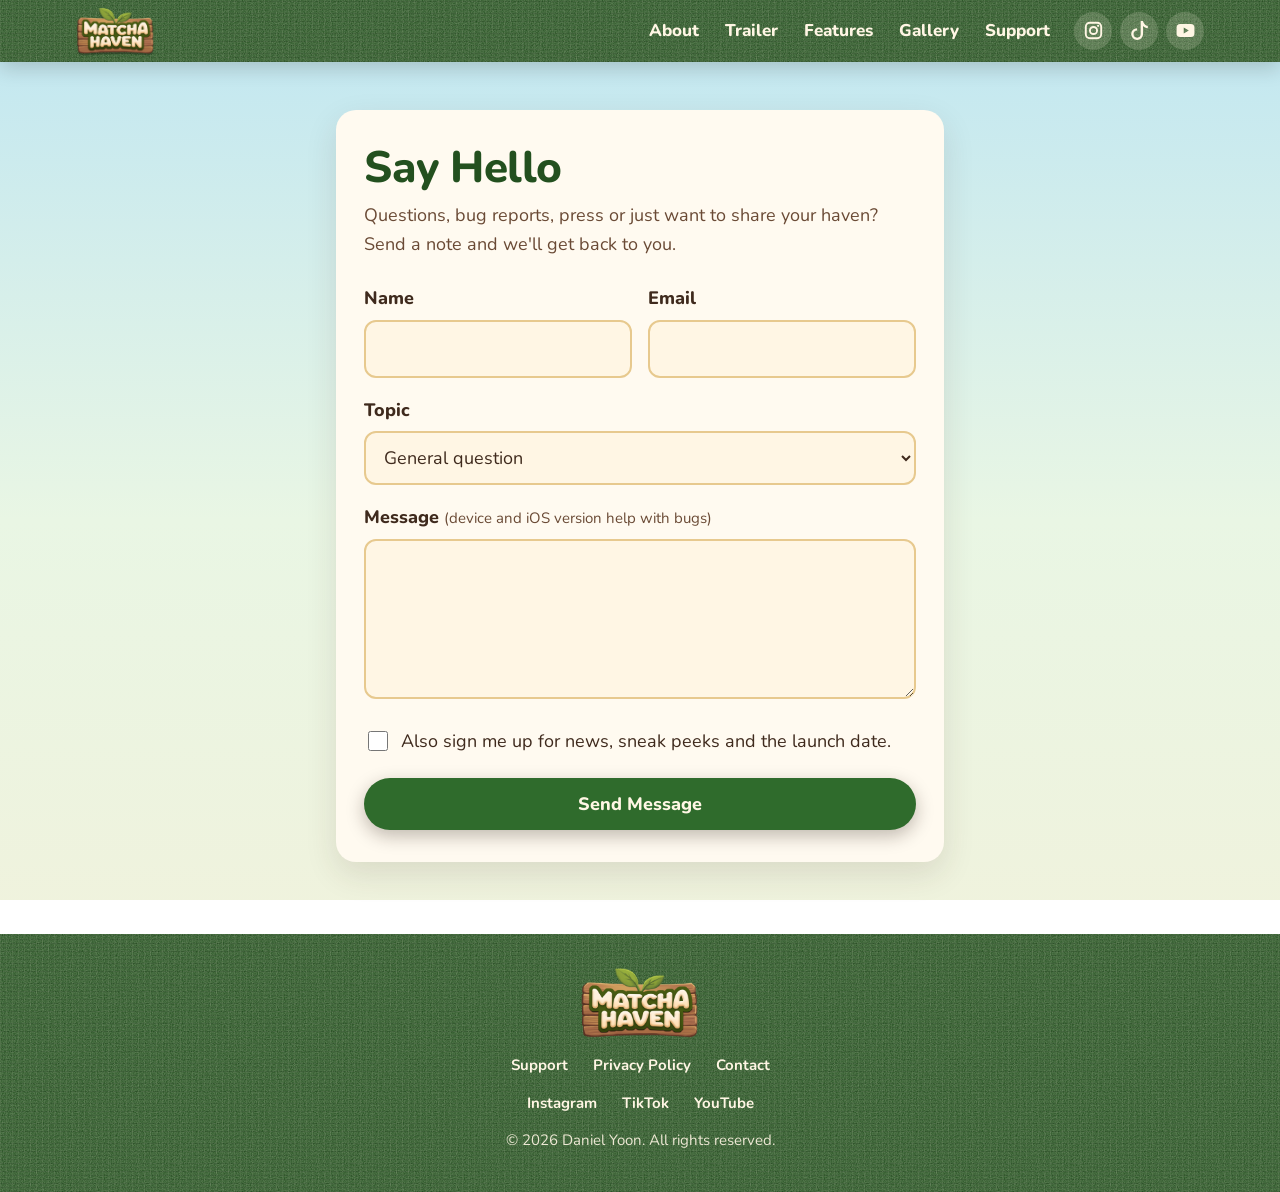
<file: contact.html>
<!doctype html>
<html lang="en">
<head>
  <meta charset="utf-8">
  <meta name="viewport" content="width=device-width, initial-scale=1">
  <title>Contact · Matcha Haven</title>
  <meta name="description" content="Get in touch with the Matcha Haven team.">
  <meta name="theme-color" content="#7fbf5a">
  <link rel="icon" href="img/icon.png">
  <link rel="preconnect" href="https://fonts.googleapis.com">
  <link rel="preconnect" href="https://fonts.gstatic.com" crossorigin>
  <link href="https://fonts.googleapis.com/css2?family=Nunito:wght@400;700;800&family=Pixelify+Sans:wght@500;600;700&display=swap" rel="stylesheet">
  <link rel="stylesheet" href="style.css">
  <link rel="stylesheet" href="typography.css">
  <style>
    .contact-wrap { max-width: 640px; margin: 48px auto 72px; padding: 0 16px; }
    .contact-card {
      background: var(--parchment);
      border: 3px solid var(--parchment-edge);
      border-radius: var(--radius);
      box-shadow: var(--shadow);
      padding: 32px 28px;
    }
    .contact-card h1 { margin: 0 0 6px; color: var(--leaf-dark); }
    .contact-card .lede { margin: 0 0 24px; color: var(--ink-soft); }
    .field { margin-bottom: 18px; }
    .field label { display: block; font-weight: 800; margin-bottom: 6px; }
    .field .hint { font-weight: 400; color: var(--ink-soft); font-size: 15px; }
    .field input, .field select, .field textarea {
      width: 100%;
      font: inherit;
      color: var(--ink);
      background: var(--cream);
      border: 2px solid var(--parchment-edge);
      border-radius: 12px;
      padding: 12px 14px;
      transition: border-color .15s, box-shadow .15s;
    }
    .field textarea { min-height: 160px; resize: vertical; }
    .field input:focus, .field select:focus, .field textarea:focus {
      outline: none;
      border-color: var(--meadow-dark);
      box-shadow: 0 0 0 4px rgba(127, 191, 90, .3);
    }
    .field input:user-invalid, .field textarea:user-invalid { border-color: #c0533a; }
    .row { display: grid; grid-template-columns: 1fr 1fr; gap: 16px; }
    @media (max-width: 560px) { .row { grid-template-columns: 1fr; } }
    .check { display: flex; gap: 10px; align-items: flex-start; margin: 4px 0 22px; }
    .check input { width: 20px; height: 20px; margin-top: 4px; accent-color: var(--meadow-dark); }
    .hp { position: absolute; left: -9999px; }
    .contact-card button.btn {
      width: 100%; cursor: pointer;
      display: flex; justify-content: center; align-items: center; text-align: center;
      padding: 14px; border-radius: 14px; border: none;
      color: var(--cream); background: var(--leaf);
      box-shadow: 0 5px 0 var(--leaf-dark);
      transition: transform .08s, box-shadow .08s;
    }
    .contact-card button.btn:hover { background: var(--meadow-dark); }
    .contact-card button.btn:active { transform: translateY(4px); box-shadow: 0 1px 0 var(--leaf-dark); }
    .contact-card button.btn:disabled { opacity: .7; cursor: wait; }
    .status { margin-top: 16px; padding: 12px 14px; border-radius: 12px; display: none; font-weight: 700; }
    .status.ok { display: block; background: #e3f3d6; color: var(--leaf-dark); }
    .status.err { display: block; background: #f8dcd2; color: #8a2f1c; }
  </style>
</head>
<body>
<header class="topbar">
  <nav aria-label="Main">
    <a class="home" href="index.html"><img src="img/logo.png" alt="Matcha Haven"></a>
    <button class="menu-button" type="button" aria-expanded="false" aria-controls="links" aria-label="Open menu"><span></span><span></span><span></span></button>
    <div class="links" id="links">
      <a class="link" href="index.html#about">About</a>
      <a class="link" href="index.html#trailer">Trailer</a>
      <a class="link" href="index.html#features">Features</a>
      <a class="link" href="index.html#gallery">Gallery</a>
      <a class="link" href="support.html">Support</a>
      <div class="nav-socials">
        <a href="https://www.instagram.com/someday_made/" target="_blank" rel="noopener" aria-label="Instagram"><svg viewBox="0 0 16 16" aria-hidden="true"><rect x="1.5" y="1.5" width="13" height="13" rx="3.5" fill="none" stroke="currentColor" stroke-width="1.6"/><circle cx="8" cy="8" r="3" fill="none" stroke="currentColor" stroke-width="1.6"/><circle cx="11.9" cy="4.1" r=".95" fill="currentColor"/></svg></a>
        <a href="https://www.tiktok.com/@someday_made" target="_blank" rel="noopener" aria-label="TikTok"><svg viewBox="0 0 16 16" aria-hidden="true"><path fill="currentColor" d="M9 0h1.98c.144.715.54 1.617 1.235 2.512C12.895 3.389 13.797 4 15 4v2c-1.753 0-3.07-.814-4-1.829V11a5 5 0 1 1-5-5v2a3 3 0 1 0 3 3z"/></svg></a>
        <a href="https://www.youtube.com/@somedaymadestudios" target="_blank" rel="noopener" aria-label="YouTube"><svg viewBox="0 0 16 16" aria-hidden="true"><path fill="currentColor" fill-rule="evenodd" d="M3.5 2.5h9a3 3 0 0 1 3 3v5a3 3 0 0 1-3 3h-9a3 3 0 0 1-3-3v-5a3 3 0 0 1 3-3zM6.5 5.5v5l4.3-2.5z"/></svg></a>
      </div>
    </div>
  </nav>
</header>

<main class="contact-wrap">
  <div class="contact-card">
    <h1>Say Hello</h1>
    <p class="lede">Questions, bug reports, press or just want to share your haven? Send a note and we'll get back to you.</p>

    <form id="contact-form" action="https://formsubmit.co/somedaymade@gmail.com" method="POST" novalidate>
      <!-- FormSubmit settings -->
      <input type="hidden" name="_subject" value="New Matcha Haven contact message">
      <input type="hidden" name="_template" value="table">
      <input type="hidden" name="_captcha" value="false">
      <input type="text" name="_honey" class="hp" tabindex="-1" autocomplete="off" aria-hidden="true">

      <div class="row">
        <div class="field">
          <label for="name">Name</label>
          <input id="name" name="name" type="text" autocomplete="name" required maxlength="80">
        </div>
        <div class="field">
          <label for="email">Email</label>
          <input id="email" name="email" type="email" autocomplete="email" required maxlength="120">
        </div>
      </div>

      <div class="field">
        <label for="topic">Topic</label>
        <select id="topic" name="topic">
          <option>General question</option>
          <option>Bug report</option>
          <option>TestFlight / beta access</option>
          <option>Press &amp; partnerships</option>
          <option>Feedback &amp; ideas</option>
        </select>
      </div>

      <div class="field">
        <label for="message">Message <span class="hint">(device and iOS version help with bugs)</span></label>
        <textarea id="message" name="message" required minlength="10" maxlength="4000"></textarea>
      </div>

      <label class="check">
        <input type="checkbox" name="updates" value="Yes">
        <span>Also sign me up for news, sneak peeks and the launch date.</span>
      </label>

      <button class="btn" type="submit">Send Message</button>
      <div id="status" class="status" role="status" aria-live="polite"></div>
    </form>
  </div>
</main>

<footer>
  <img src="img/logo.png" alt="Matcha Haven">
  <div>
    <a href="support.html">Support</a>
    <a href="privacy.html">Privacy Policy</a>
    <a href="contact.html">Contact</a>
  </div>
  <div class="socials">
    <a href="https://www.instagram.com/someday_made/" target="_blank" rel="noopener">Instagram</a>
    <a href="https://www.tiktok.com/@someday_made" target="_blank" rel="noopener">TikTok</a>
    <a href="https://www.youtube.com/@somedaymadestudios" target="_blank" rel="noopener">YouTube</a>
  </div>
  <p>© 2026 Daniel Yoon. All rights reserved.</p>
</footer>

<script>
  const form = document.getElementById('contact-form');
  const status = document.getElementById('status');
  const btn = form.querySelector('button[type=submit]');

  form.addEventListener('submit', async (e) => {
    e.preventDefault();
    status.className = 'status';
    if (!form.checkValidity()) {
      form.reportValidity();
      return;
    }
    btn.disabled = true;
    btn.textContent = 'Sending…';
    const data = Object.fromEntries(new FormData(form));
    data._replyto = data.email;
    try {
      const res = await fetch('https://formsubmit.co/ajax/somedaymade@gmail.com', {
        method: 'POST',
        headers: { 'Content-Type': 'application/json', 'Accept': 'application/json' },
        body: JSON.stringify(data)
      });
      const json = await res.json();
      if (!res.ok || json.success === 'false' || json.success === false) throw new Error(json.message || '');
      form.reset();
      status.textContent = 'Thanks! Your message is on its way. 🍵';
      status.className = 'status ok';
    } catch (err) {
      status.textContent = err.message || "Something went wrong sending that. Please try again in a moment.";
      status.className = 'status err';
    } finally {
      btn.disabled = false;
      btn.textContent = 'Send Message';
    }
  });
</script>
<script src="site.js"></script>
</body>
</html>
</file>
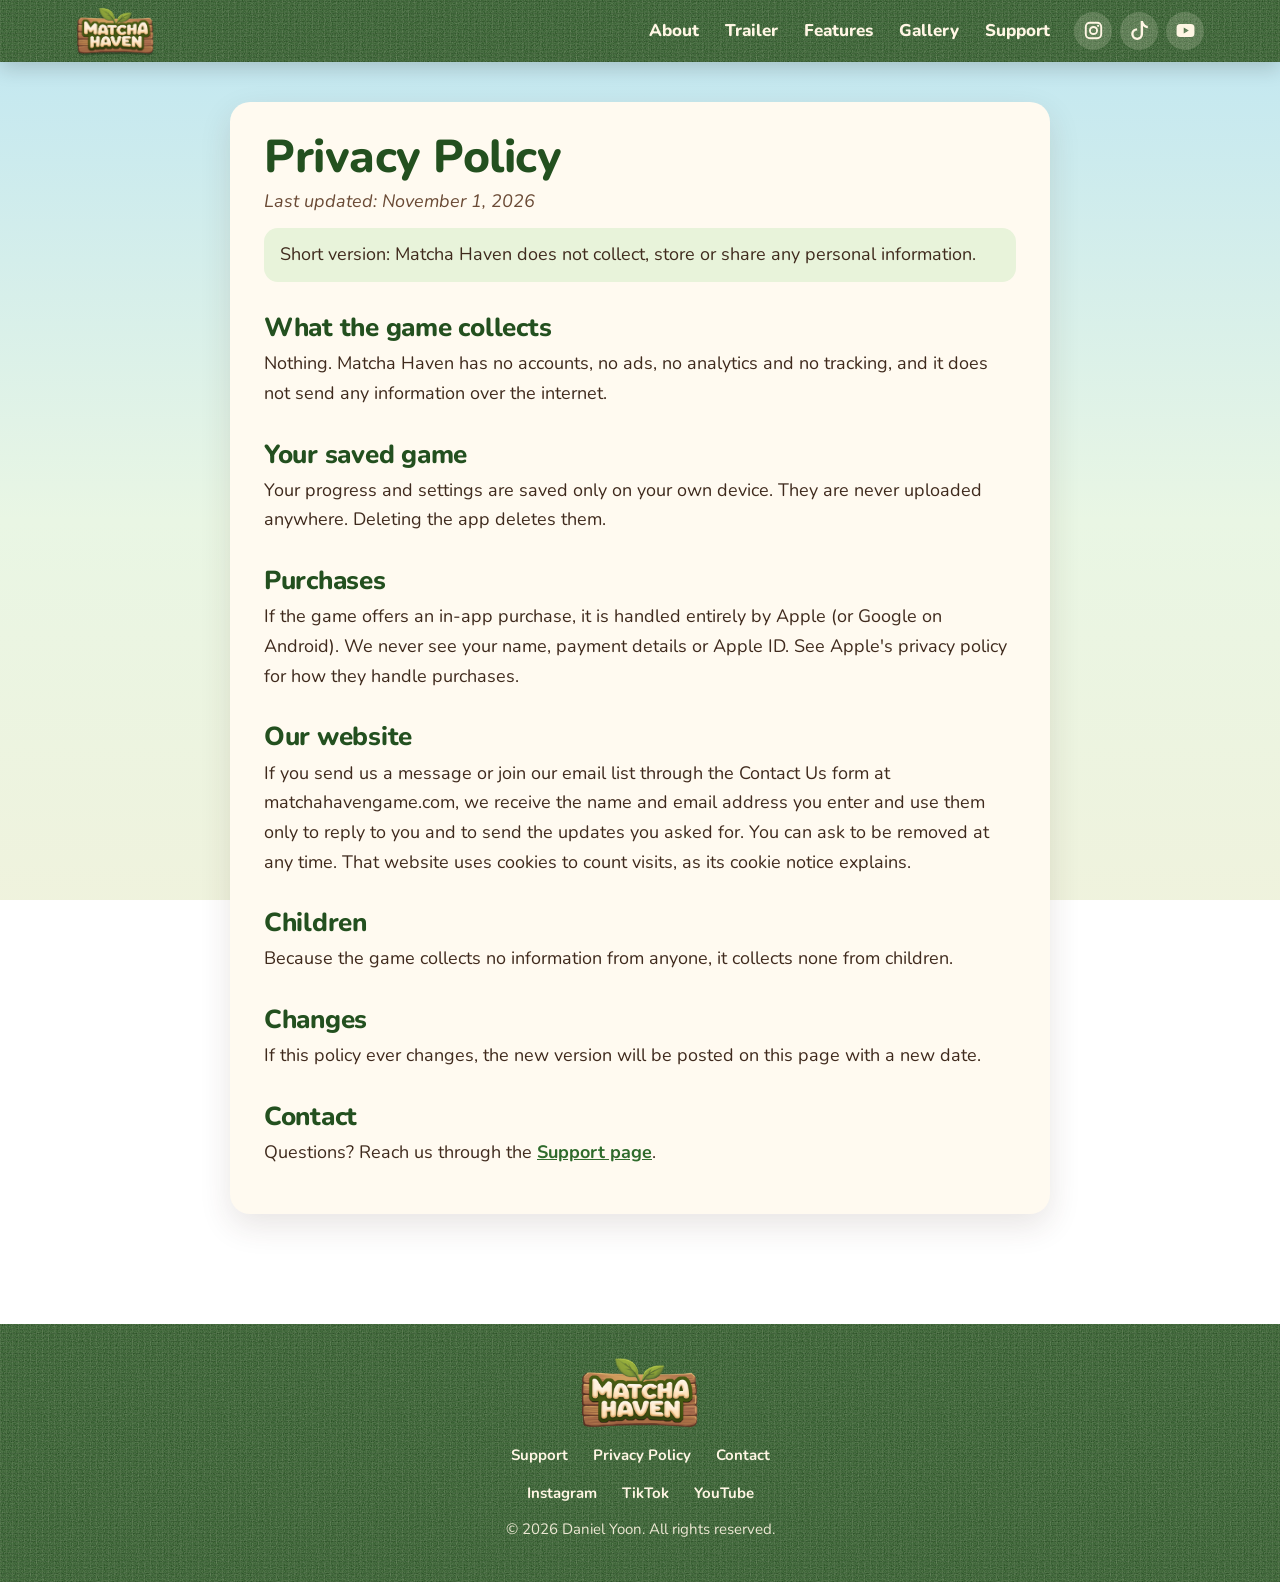
<file: privacy.html>
<!doctype html>
<html lang="en">
<head>
<meta charset="utf-8">
<meta name="viewport" content="width=device-width, initial-scale=1">
<title>Privacy Policy | Matcha Haven</title>
<meta name="description" content="Matcha Haven is a cozy farming and cafe game. Grow tea, whisk matcha, serve customers and turn a tiny shop into a matcha palace. Coming to iPhone and iPad.">
<meta name="theme-color" content="#23501f">
<link rel="icon" href="img/icon.png">
<link rel="apple-touch-icon" href="img/icon.png">
<link rel="preconnect" href="https://fonts.googleapis.com">
<link rel="preconnect" href="https://fonts.gstatic.com" crossorigin>
<link href="https://fonts.googleapis.com/css2?family=Nunito:wght@400;700;800&family=Pixelify+Sans:wght@500;600;700&display=swap" rel="stylesheet">
<link rel="stylesheet" href="style.css">
<link rel="stylesheet" href="typography.css">
</head>
<body>

<header class="topbar">
  <nav aria-label="Main">
    <a class="home" href="index.html"><img src="img/logo.png" alt="Matcha Haven"></a>
    <button class="menu-button" type="button" aria-expanded="false" aria-controls="links" aria-label="Open menu"><span></span><span></span><span></span></button>
    <div class="links" id="links">
      <a class="link" href="index.html#about">About</a>
      <a class="link" href="index.html#trailer">Trailer</a>
      <a class="link" href="index.html#features">Features</a>
      <a class="link" href="index.html#gallery">Gallery</a>
      <a class="link" href="support.html">Support</a>
      <div class="nav-socials">
        <a href="https://www.instagram.com/someday_made/" target="_blank" rel="noopener" aria-label="Instagram"><svg viewBox="0 0 16 16" aria-hidden="true"><rect x="1.5" y="1.5" width="13" height="13" rx="3.5" fill="none" stroke="currentColor" stroke-width="1.6"/><circle cx="8" cy="8" r="3" fill="none" stroke="currentColor" stroke-width="1.6"/><circle cx="11.9" cy="4.1" r=".95" fill="currentColor"/></svg></a>
        <a href="https://www.tiktok.com/@someday_made" target="_blank" rel="noopener" aria-label="TikTok"><svg viewBox="0 0 16 16" aria-hidden="true"><path fill="currentColor" d="M9 0h1.98c.144.715.54 1.617 1.235 2.512C12.895 3.389 13.797 4 15 4v2c-1.753 0-3.07-.814-4-1.829V11a5 5 0 1 1-5-5v2a3 3 0 1 0 3 3z"/></svg></a>
        <a href="https://www.youtube.com/@somedaymadestudios" target="_blank" rel="noopener" aria-label="YouTube"><svg viewBox="0 0 16 16" aria-hidden="true"><path fill="currentColor" fill-rule="evenodd" d="M3.5 2.5h9a3 3 0 0 1 3 3v5a3 3 0 0 1-3 3h-9a3 3 0 0 1-3-3v-5a3 3 0 0 1 3-3zM6.5 5.5v5l4.3-2.5z"/></svg></a>
      </div>
    </div>
  </nav>
</header>

<main>
<article class="page parchment">
  <h1>Privacy Policy</h1>
  <p class="updated">Last updated: November 1, 2026</p>

  <p class="note">Short version: Matcha Haven does not collect, store or share any personal information.</p>

  <h2>What the game collects</h2>
  <p>Nothing. Matcha Haven has no accounts, no ads, no analytics and no tracking, and it does not send any information over the internet.</p>

  <h2>Your saved game</h2>
  <p>Your progress and settings are saved only on your own device. They are never uploaded anywhere. Deleting the app deletes them.</p>

  <h2>Purchases</h2>
  <p>If the game offers an in-app purchase, it is handled entirely by Apple (or Google on Android). We never see your name, payment details or Apple ID. See Apple's privacy policy for how they handle purchases.</p>

  <h2>Our website</h2>
  <p>If you send us a message or join our email list through the Contact Us form at matchahavengame.com, we receive the name and email address you enter and use them only to reply to you and to send the updates you asked for. You can ask to be removed at any time. That website uses cookies to count visits, as its cookie notice explains.</p>

  <h2>Children</h2>
  <p>Because the game collects no information from anyone, it collects none from children.</p>

  <h2>Changes</h2>
  <p>If this policy ever changes, the new version will be posted on this page with a new date.</p>

  <h2>Contact</h2>
  <p>Questions? Reach us through the <a href="support.html">Support page</a>.</p>
</article>
</main>

<footer>
  <img src="img/logo.png" alt="Matcha Haven">
  <div>
    <a href="support.html">Support</a>
    <a href="privacy.html">Privacy Policy</a>
    <a href="contact.html">Contact</a>
  </div>
  <div class="socials">
    <a href="https://www.instagram.com/someday_made/" target="_blank" rel="noopener">Instagram</a>
    <a href="https://www.tiktok.com/@someday_made" target="_blank" rel="noopener">TikTok</a>
    <a href="https://www.youtube.com/@somedaymadestudios" target="_blank" rel="noopener">YouTube</a>
  </div>
  <p>&copy; 2026 Daniel Yoon. All rights reserved.</p>
</footer>

<script src="site.js"></script>
</body>
</html>
</file>
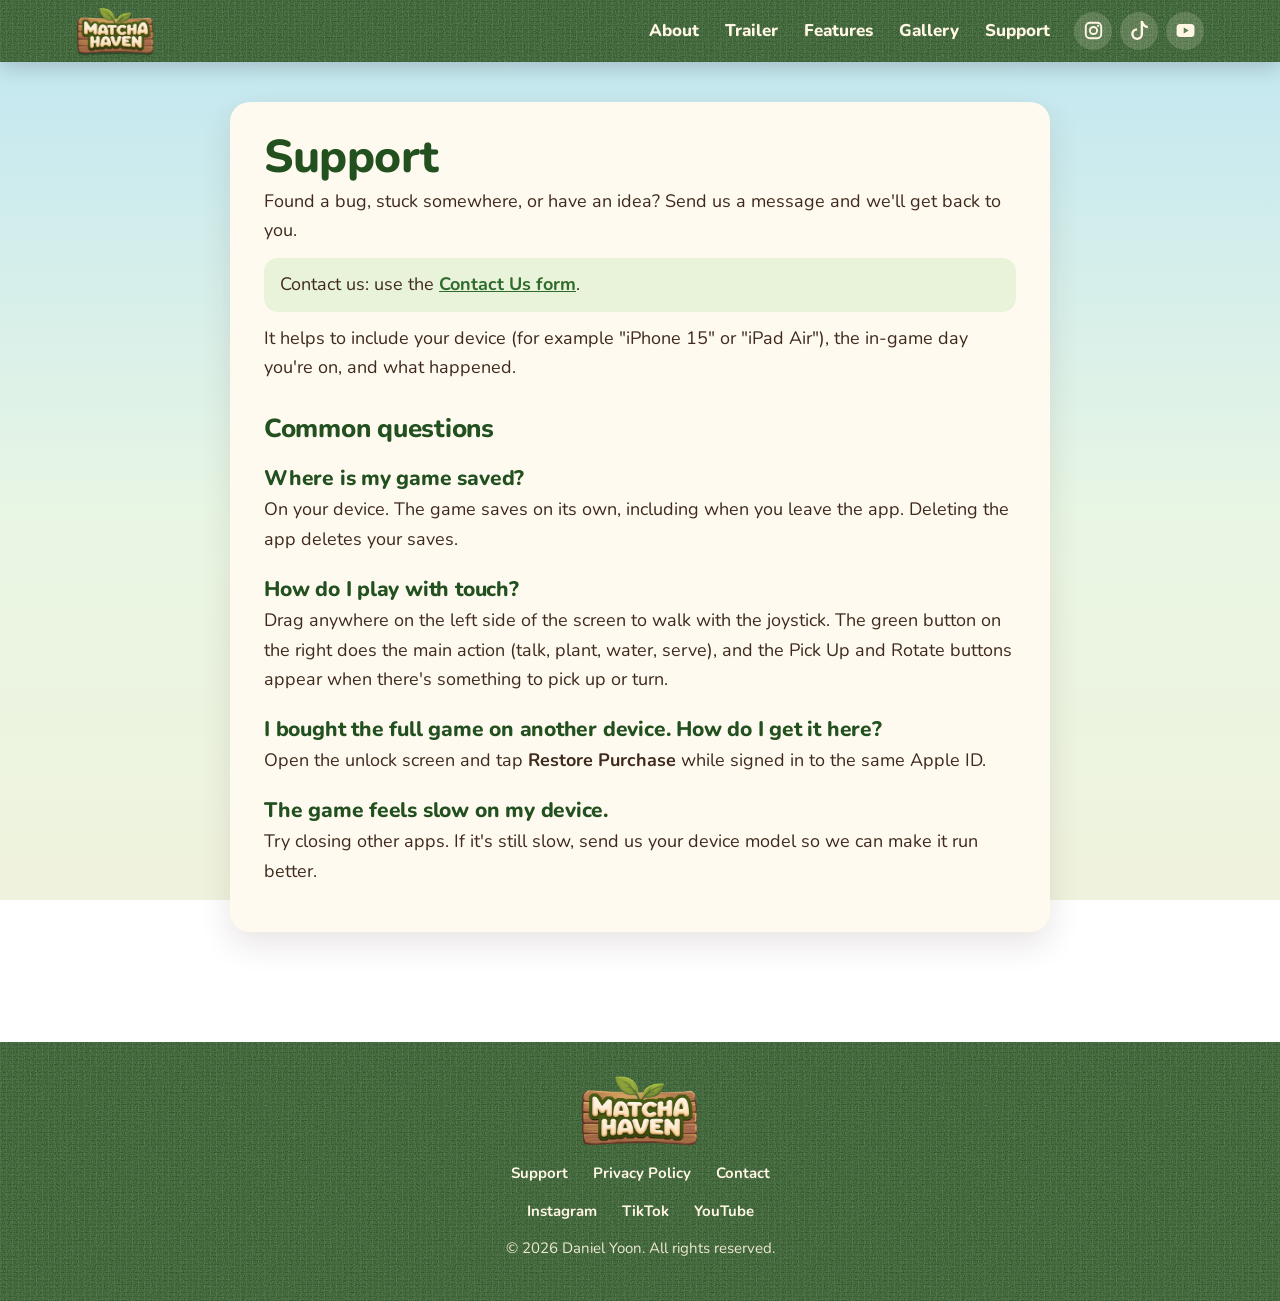
<file: support.html>
<!doctype html>
<html lang="en">
<head>
<meta charset="utf-8">
<meta name="viewport" content="width=device-width, initial-scale=1">
<title>Support | Matcha Haven</title>
<meta name="description" content="Matcha Haven is a cozy farming and cafe game. Grow tea, whisk matcha, serve customers and turn a tiny shop into a matcha palace. Coming to iPhone and iPad.">
<meta name="theme-color" content="#23501f">
<link rel="icon" href="img/icon.png">
<link rel="apple-touch-icon" href="img/icon.png">
<link rel="preconnect" href="https://fonts.googleapis.com">
<link rel="preconnect" href="https://fonts.gstatic.com" crossorigin>
<link href="https://fonts.googleapis.com/css2?family=Nunito:wght@400;700;800&family=Pixelify+Sans:wght@500;600;700&display=swap" rel="stylesheet">
<link rel="stylesheet" href="style.css">
<link rel="stylesheet" href="typography.css">
</head>
<body>

<header class="topbar">
  <nav aria-label="Main">
    <a class="home" href="index.html"><img src="img/logo.png" alt="Matcha Haven"></a>
    <button class="menu-button" type="button" aria-expanded="false" aria-controls="links" aria-label="Open menu"><span></span><span></span><span></span></button>
    <div class="links" id="links">
      <a class="link" href="index.html#about">About</a>
      <a class="link" href="index.html#trailer">Trailer</a>
      <a class="link" href="index.html#features">Features</a>
      <a class="link" href="index.html#gallery">Gallery</a>
      <a class="link" href="support.html">Support</a>
      <div class="nav-socials">
        <a href="https://www.instagram.com/someday_made/" target="_blank" rel="noopener" aria-label="Instagram"><svg viewBox="0 0 16 16" aria-hidden="true"><rect x="1.5" y="1.5" width="13" height="13" rx="3.5" fill="none" stroke="currentColor" stroke-width="1.6"/><circle cx="8" cy="8" r="3" fill="none" stroke="currentColor" stroke-width="1.6"/><circle cx="11.9" cy="4.1" r=".95" fill="currentColor"/></svg></a>
        <a href="https://www.tiktok.com/@someday_made" target="_blank" rel="noopener" aria-label="TikTok"><svg viewBox="0 0 16 16" aria-hidden="true"><path fill="currentColor" d="M9 0h1.98c.144.715.54 1.617 1.235 2.512C12.895 3.389 13.797 4 15 4v2c-1.753 0-3.07-.814-4-1.829V11a5 5 0 1 1-5-5v2a3 3 0 1 0 3 3z"/></svg></a>
        <a href="https://www.youtube.com/@somedaymadestudios" target="_blank" rel="noopener" aria-label="YouTube"><svg viewBox="0 0 16 16" aria-hidden="true"><path fill="currentColor" fill-rule="evenodd" d="M3.5 2.5h9a3 3 0 0 1 3 3v5a3 3 0 0 1-3 3h-9a3 3 0 0 1-3-3v-5a3 3 0 0 1 3-3zM6.5 5.5v5l4.3-2.5z"/></svg></a>
      </div>
    </div>
  </nav>
</header>

<main>
<article class="page parchment">
  <h1>Support</h1>
  <p>Found a bug, stuck somewhere, or have an idea? Send us a message and we'll get back to you.</p>
  <p class="note">Contact us: use the <a href="contact.html">Contact Us form</a>.</p>
  <p>It helps to include your device (for example "iPhone 15" or "iPad Air"), the in-game day you're on, and what happened.</p>

  <h2>Common questions</h2>

  <h3>Where is my game saved?</h3>
  <p>On your device. The game saves on its own, including when you leave the app. Deleting the app deletes your saves.</p>

  <h3>How do I play with touch?</h3>
  <p>Drag anywhere on the left side of the screen to walk with the joystick. The green button on the right does the main action (talk, plant, water, serve), and the Pick Up and Rotate buttons appear when there's something to pick up or turn.</p>

  <h3>I bought the full game on another device. How do I get it here?</h3>
  <p>Open the unlock screen and tap <strong>Restore Purchase</strong> while signed in to the same Apple ID.</p>

  <h3>The game feels slow on my device.</h3>
  <p>Try closing other apps. If it's still slow, send us your device model so we can make it run better.</p>
</article>
</main>

<footer>
  <img src="img/logo.png" alt="Matcha Haven">
  <div>
    <a href="support.html">Support</a>
    <a href="privacy.html">Privacy Policy</a>
    <a href="contact.html">Contact</a>
  </div>
  <div class="socials">
    <a href="https://www.instagram.com/someday_made/" target="_blank" rel="noopener">Instagram</a>
    <a href="https://www.tiktok.com/@someday_made" target="_blank" rel="noopener">TikTok</a>
    <a href="https://www.youtube.com/@somedaymadestudios" target="_blank" rel="noopener">YouTube</a>
  </div>
  <p>&copy; 2026 Daniel Yoon. All rights reserved.</p>
</footer>

<script src="site.js"></script>
</body>
</html>
</file>
<file: style.css>
/* Matcha Haven: website styles */

:root {
  --sky-top: #bfe6f2;
  --sky-low: #e9f6e4;
  --meadow: #7fbf5a;
  --meadow-dark: #4f8f3a;
  --leaf: #2f6b2c;
  --leaf-dark: #23501f;
  --cream: #fff6e4;
  --parchment: #fbecc8;
  --parchment-edge: #e7c98e;
  --wood: #a8673a;
  --wood-light: #c98a52;
  --wood-dark: #6b3a20;
  --ink: #3f2a1d;
  --ink-soft: #6a4a35;
  --link: #2f6b2c;
  --shadow: 0 6px 0 rgba(63, 42, 29, 0.18), 0 14px 30px rgba(63, 42, 29, 0.18);
  --radius: 18px;
}

* { box-sizing: border-box; }

html { scroll-behavior: smooth; }

body {
  margin: 0;
  color: var(--ink);
  font: 18px/1.65 "Nunito", -apple-system, BlinkMacSystemFont, "Segoe UI", sans-serif;
  background:
    linear-gradient(180deg, var(--sky-top) 0, var(--sky-low) 520px, #f4f0d8 1200px, #efe6c8 100%);
  background-attachment: fixed;
  min-height: 100vh;
  overflow-x: hidden;
}

img { max-width: 100%; display: block; }

a { color: var(--link); font-weight: 700; }

.pixel, h1, h2, h3 { font-family: "Pixelify Sans", system-ui, sans-serif; }

/* ---------- top bar ---------- */

.topbar {
  position: sticky;
  top: 0;
  z-index: 50;
  background:
    repeating-linear-gradient(180deg, var(--wood) 0 14px, var(--wood-light) 14px 15px, var(--wood) 15px 28px);
  border-bottom: 5px solid var(--wood-dark);
  box-shadow: 0 4px 14px rgba(63, 42, 29, 0.25);
}

.topbar nav {
  max-width: 1160px;
  margin: 0 auto;
  padding: 8px 16px;
  display: flex;
  align-items: center;
  gap: 6px;
}

.topbar .home { margin-right: auto; display: flex; align-items: center; }
.topbar .home img { height: 46px; width: auto; filter: drop-shadow(0 2px 0 rgba(0,0,0,.25)); }

.topbar a.link {
  color: var(--cream);
  text-decoration: none;
  font-family: "Pixelify Sans", system-ui, sans-serif;
  font-size: 20px;
  padding: 6px 12px;
  border-radius: 10px;
  text-shadow: 0 2px 0 var(--wood-dark);
}

.topbar a.link:hover, .topbar a.link:focus-visible { background: rgba(255, 246, 228, 0.18); }

.menu-button {
  display: none;
  position: relative;
  flex: none;
  width: 46px;
  height: 46px;
  padding: 0;
  background: var(--cream);
  border: 3px solid var(--wood-dark);
  border-radius: 12px;
  box-shadow: 0 3px 0 var(--wood-dark);
  cursor: pointer;
}
.menu-button:active { transform: translateY(2px); box-shadow: 0 1px 0 var(--wood-dark); }
.menu-button:focus-visible { outline: 3px solid var(--cream); outline-offset: 2px; }
.menu-button span {
  position: absolute;
  left: 10px;
  right: 10px;
  height: 4px;
  border-radius: 2px;
  background: var(--wood-dark);
  transition: transform .2s ease, opacity .15s ease, top .2s ease;
}
.menu-button span:nth-child(1) { top: 10px; }
.menu-button span:nth-child(2) { top: 18px; }
.menu-button span:nth-child(3) { top: 26px; }
.topbar.open .menu-button span:nth-child(1) { top: 18px; transform: rotate(45deg); }
.topbar.open .menu-button span:nth-child(2) { opacity: 0; }
.topbar.open .menu-button span:nth-child(3) { top: 18px; transform: rotate(-45deg); }

/* ---------- hero ---------- */

.hero {
  position: relative;
  max-width: 1400px;
  margin: 0 auto;
}

.hero-art {
  width: 100%;
  aspect-ratio: 1360 / 706;
  object-fit: cover;
  -webkit-mask-image: linear-gradient(180deg, #000 78%, transparent 100%);
          mask-image: linear-gradient(180deg, #000 78%, transparent 100%);
}

.hero-card {
  position: relative;
  max-width: 760px;
  margin: -90px auto 0;
  padding: 26px 30px 30px;
  text-align: center;
  background: var(--parchment);
  border: 5px solid var(--wood-dark);
  border-radius: var(--radius);
  box-shadow: var(--shadow);
}

.tagline {
  font-family: "Pixelify Sans", system-ui, sans-serif;
  font-size: clamp(30px, 5vw, 44px);
  line-height: 1.1;
  margin: 0 0 10px;
  color: var(--leaf);
  text-shadow: 0 3px 0 rgba(47, 107, 44, 0.18);
}

.hero-card p { margin: 0 auto 18px; max-width: 600px; font-size: 19px; }

.platforms {
  display: inline-block;
  margin-bottom: 18px;
  padding: 4px 14px;
  border-radius: 999px;
  background: var(--leaf);
  color: var(--cream);
  font: 600 16px "Pixelify Sans", system-ui, sans-serif;
  letter-spacing: 0.5px;
}

.buttons { display: flex; flex-wrap: wrap; gap: 12px; justify-content: center; }

.btn {
  display: inline-flex;
  align-items: center;
  gap: 8px;
  padding: 12px 22px;
  font: 600 21px "Pixelify Sans", system-ui, sans-serif;
  text-decoration: none;
  border-radius: 14px;
  border: 4px solid var(--leaf-dark);
  background: #5aa84a;
  color: #fff;
  box-shadow: 0 5px 0 var(--leaf-dark);
  transition: transform .08s ease, box-shadow .08s ease;
}

.btn:hover { transform: translateY(-2px); box-shadow: 0 7px 0 var(--leaf-dark); }
.btn:active { transform: translateY(3px); box-shadow: 0 2px 0 var(--leaf-dark); }

.btn.wood { background: var(--wood-light); border-color: var(--wood-dark); box-shadow: 0 5px 0 var(--wood-dark); }
.btn.wood:hover { box-shadow: 0 7px 0 var(--wood-dark); }

/* ---------- sections ---------- */

main { max-width: 1160px; margin: 0 auto; padding: 0 16px 40px; }

section { margin-top: 72px; scroll-margin-top: 90px; }

/* A wooden sign, like the logo's. */
.sign {
  display: table;
  margin: 0 auto 28px;
  padding: 10px 28px 12px;
  font-family: "Pixelify Sans", system-ui, sans-serif;
  font-size: clamp(28px, 4.4vw, 40px);
  line-height: 1.1;
  color: var(--cream);
  text-align: center;
  background:
    repeating-linear-gradient(180deg, var(--wood-light) 0 16px, var(--wood) 16px 18px);
  border: 5px solid var(--wood-dark);
  border-radius: 14px;
  box-shadow: var(--shadow);
  text-shadow:
    -3px 0 var(--leaf-dark), 3px 0 var(--leaf-dark), 0 -3px var(--leaf-dark), 0 3px var(--leaf-dark),
    -2px -2px var(--leaf-dark), 2px 2px var(--leaf-dark), -2px 2px var(--leaf-dark), 2px -2px var(--leaf-dark);
}

.parchment {
  background: var(--parchment);
  border: 5px solid var(--wood-dark);
  border-radius: var(--radius);
  box-shadow: var(--shadow);
}

.about {
  display: grid;
  grid-template-columns: 1.05fr 1fr;
  gap: 28px;
  align-items: center;
  padding: 28px;
}

.about p { margin: 0 0 14px; }
.about p:last-child { margin-bottom: 0; }
.about .lead { font-size: 21px; font-weight: 700; color: var(--leaf); }

.framed {
  border: 6px solid var(--wood-dark);
  border-radius: 14px;
  overflow: hidden;
  background: var(--wood-dark);
  box-shadow: var(--shadow);
}

.framed img { width: 100%; image-rendering: pixelated; }

/* ---------- trailer ---------- */

.trailer-frame {
  max-width: 980px;
  margin: 0 auto;
  padding: 10px;
  background:
    repeating-linear-gradient(90deg, var(--wood) 0 22px, var(--wood-light) 22px 24px);
  border: 5px solid var(--wood-dark);
  border-radius: 20px;
  box-shadow: var(--shadow);
}

.trailer-frame iframe {
  display: block;
  border: 0;
  width: 100%;
  aspect-ratio: 16 / 9;
  border-radius: 10px;
  background: #1d140e;
}

/* ---------- features ---------- */

.features {
  display: grid;
  grid-template-columns: repeat(3, 1fr);
  gap: 22px;
}

.feature {
  overflow: hidden;
  display: flex;
  flex-direction: column;
}

.feature img {
  width: 100%;
  aspect-ratio: 16 / 10;
  object-fit: cover;
  image-rendering: pixelated;
  border-bottom: 5px solid var(--wood-dark);
}

.feature .body { padding: 16px 18px 20px; }
.feature h3 { margin: 0 0 6px; font-size: 25px; color: var(--leaf); line-height: 1.15; }
.feature p { margin: 0; font-size: 17px; color: var(--ink-soft); }

/* ---------- gallery ---------- */

.gallery {
  display: grid;
  grid-template-columns: repeat(3, 1fr);
  gap: 14px;
}

.gallery button {
  padding: 0;
  border: 5px solid var(--wood-dark);
  border-radius: 12px;
  overflow: hidden;
  cursor: zoom-in;
  background: var(--wood-dark);
  box-shadow: 0 5px 0 rgba(63, 42, 29, 0.2);
  transition: transform .12s ease;
}

.gallery button:hover, .gallery button:focus-visible { transform: translateY(-3px) rotate(-0.4deg); }

.gallery img {
  width: 100%;
  aspect-ratio: 16 / 9;
  object-fit: cover;
  image-rendering: pixelated;
}

.lightbox {
  border: 0;
  padding: 0;
  background: transparent;
  max-width: min(1200px, 94vw);
  width: 100%;
}

.lightbox::backdrop { background: rgba(28, 20, 14, 0.82); }

.lightbox img {
  width: 100%;
  max-height: calc(100vh - 110px);
  object-fit: contain;
  border: 6px solid var(--wood-dark);
  border-radius: 14px;
  image-rendering: pixelated;
  background: var(--wood-dark);
}

.lightbox .controls {
  display: flex;
  justify-content: space-between;
  align-items: center;
  margin-top: 12px;
  gap: 10px;
}

.lightbox .caption {
  color: var(--cream);
  font: 600 20px "Pixelify Sans", system-ui, sans-serif;
  text-align: center;
  flex: 1;
}

.lightbox button {
  font: 600 20px "Pixelify Sans", system-ui, sans-serif;
  background: var(--cream);
  color: var(--wood-dark);
  border: 4px solid var(--wood-dark);
  border-radius: 12px;
  padding: 6px 16px;
  cursor: pointer;
}

/* ---------- newsletter band ---------- */

.band {
  margin-top: 80px;
  padding: 34px 24px;
  text-align: center;
  background:
    radial-gradient(circle at 15% 30%, rgba(255,255,255,.12) 0 2px, transparent 3px) 0 0 / 26px 26px,
    linear-gradient(180deg, var(--meadow), var(--meadow-dark));
  border: 5px solid var(--leaf-dark);
  border-radius: var(--radius);
  box-shadow: var(--shadow);
  color: #fff;
}

.band h2 {
  margin: 0 0 8px;
  font-size: clamp(28px, 4vw, 38px);
  text-shadow: 0 3px 0 var(--leaf-dark);
}

.band p { margin: 0 auto 18px; max-width: 560px; font-size: 19px; }

/* ---------- plain pages (privacy, support) ---------- */

.page {
  max-width: 820px;
  margin: 40px auto 0;
  padding: 30px 34px 34px;
}

.page h1 {
  margin: 0 0 4px;
  font-size: clamp(34px, 5vw, 46px);
  color: var(--leaf);
  line-height: 1.1;
}

.page h2 { margin: 30px 0 6px; font-size: 26px; color: var(--wood-dark); }
.page h3 { margin: 22px 0 4px; font-size: 21px; color: var(--leaf); }
.page p { margin: 0 0 12px; }
.page .updated { color: var(--ink-soft); font-style: italic; }

.note {
  background: #e6f2d6;
  border: 3px solid #9cc47f;
  border-radius: 12px;
  padding: 12px 16px;
  margin: 14px 0;
}

/* ---------- footer ---------- */

footer {
  margin-top: 70px;
  padding: 34px 16px 40px;
  text-align: center;
  color: var(--cream);
  background:
    repeating-linear-gradient(180deg, var(--wood) 0 16px, var(--wood-light) 16px 17px, var(--wood) 17px 32px);
  border-top: 6px solid var(--wood-dark);
}

footer img { height: 70px; width: auto; margin: 0 auto 12px; }
footer a { color: var(--cream); margin: 0 10px; }
footer .socials { margin-top: 8px; }
footer p { margin: 10px 0 0; font-size: 15px; opacity: .9; }

/* ---------- bees ---------- */

.bee {
  position: absolute;
  width: 40px;
  pointer-events: none;
  image-rendering: pixelated;
  animation: buzz 7s ease-in-out infinite;
  z-index: 2;
}

.bee.b1 { left: 4%; top: 62%; animation-duration: 6.5s; }
.bee.b2 { left: 52%; top: 8%; width: 34px; animation-duration: 8s; animation-delay: -2s; }
.bee.b3 { right: 5%; top: 30%; animation-duration: 7.5s; animation-delay: -4s; }

@keyframes buzz {
  0%, 100% { transform: translate(0, 0) rotate(-4deg); }
  25% { transform: translate(18px, -14px) rotate(4deg); }
  50% { transform: translate(36px, 4px) rotate(-2deg); }
  75% { transform: translate(14px, 12px) rotate(3deg); }
}

@media (prefers-reduced-motion: reduce) {
  .bee { animation: none; }
  html { scroll-behavior: auto; }
}

/* ---------- smaller screens ---------- */

@media (max-width: 900px) {
  .features, .gallery { grid-template-columns: repeat(2, 1fr); }
  .about { grid-template-columns: 1fr; }
}

@media (max-width: 640px) {
  body { font-size: 17px; }
  .menu-button { display: block; }
  .topbar nav { position: relative; }
  .topbar .links {
    display: none;
    position: absolute;
    top: calc(100% + 5px);
    left: 0;
    right: 0;
    flex-direction: column;
    padding: 6px 16px 12px;
    background: var(--wood);
    border-bottom: 5px solid var(--wood-dark);
    box-shadow: 0 12px 24px rgba(63, 42, 29, 0.3);
  }
  .topbar.open .links { display: flex; }
  .topbar .links a.link {
    padding: 14px 8px;
    border-radius: 0;
    border-bottom: 2px solid rgba(255, 246, 228, 0.18);
  }
  .topbar .links a.link:last-child { border-bottom: none; }
  .topbar .links a.link:hover, .topbar .links a.link:focus-visible { background: rgba(255, 246, 228, 0.12); border-radius: 10px; }
  .topbar .home img { height: 38px; }
  .hero-card { margin: -40px 16px 0; padding: 20px 18px 22px; }
  .features, .gallery { grid-template-columns: 1fr; }
  .about { padding: 18px; }
  .page { padding: 22px 18px 24px; margin-top: 24px; }
  .bee { width: 30px; }
  .bee.b2 { display: none; }
}

@media (min-width: 641px) {
  .topbar .links { display: flex; gap: 2px; }
}

/* ---------- social icons in the menu ---------- */

.nav-socials { display: flex; align-items: center; gap: 8px; margin-left: 10px; }

.nav-socials a {
  display: grid;
  place-items: center;
  width: 38px;
  height: 38px;
  color: var(--wood-dark);
  background: var(--cream);
  border: 3px solid var(--wood-dark);
  border-radius: 11px;
  box-shadow: 0 3px 0 var(--wood-dark);
  transition: transform .08s ease, box-shadow .08s ease, color .12s ease;
}
.nav-socials a:hover, .nav-socials a:focus-visible { transform: translateY(-2px); box-shadow: 0 5px 0 var(--wood-dark); color: var(--leaf); }
.nav-socials a:active { transform: translateY(2px); box-shadow: 0 1px 0 var(--wood-dark); }
.nav-socials svg { width: 19px; height: 19px; display: block; }

/* ---------- the hero card, as a wooden sign ---------- */

.hero-clip { position: relative; }
.hero-stage { position: relative; }
.hero-art { display: block; width: 100%; }

.hero .hero-card {
  z-index: 3;
  max-width: 760px;
  margin: 18px auto 0;
  padding: 0 16px;
  background: none;
  border: 0;
  border-radius: 0;
  box-shadow: none;
}

.hero .tagline {
  margin: 0 0 12px;
  font-family: var(--font-body);
  font-size: clamp(30px, 3.8vw, 50px);
  font-weight: 800;
  letter-spacing: -0.01em;
  color: var(--leaf-dark);
  text-shadow: none;
}

.hero .platforms {
  margin-bottom: 18px;
  padding: 5px 14px;
  font-family: var(--font-body);
  font-size: 15px;
  font-weight: 700;
  letter-spacing: 0;
  color: var(--leaf-dark);
  background: rgba(255, 246, 228, .94);
}

.hero .btn, .hero .btn.wood {
  padding: 12px 26px;
  font-family: var(--font-body);
  font-size: 18px;
  font-weight: 800;
  border: 0;
  border-radius: 999px;
  box-shadow: 0 6px 18px rgba(30, 18, 8, .28);
}
.hero .btn { color: #fff; background: var(--leaf); }
.hero .btn.wood { color: var(--ink); background: var(--cream); }
.hero .btn:hover, .hero .btn.wood:hover { transform: translateY(-2px); box-shadow: 0 9px 22px rgba(30, 18, 8, .32); }
.hero .btn:active, .hero .btn.wood:active { transform: translateY(1px); box-shadow: 0 3px 10px rgba(30, 18, 8, .3); }

.follow { position: relative; display: flex; }
.follow .btn { cursor: pointer; }

.follow-pop {
  position: absolute;
  z-index: 5;
  left: 50%;
  bottom: calc(100% + 14px);
  transform: translateX(-50%);
  width: 196px;
  padding: 6px;
  background: var(--parchment);
  border: 4px solid var(--wood-dark);
  border-radius: 14px;
  box-shadow: var(--shadow);
}
.follow-pop[hidden] { display: none; }
.follow-pop a {
  display: flex;
  align-items: center;
  gap: 12px;
  padding: 9px 12px;
  color: var(--ink);
  text-decoration: none;
  border-radius: 9px;
  font: 600 19px "Pixelify Sans", system-ui, sans-serif;
}
.follow-pop a:hover, .follow-pop a:focus-visible { background: rgba(107, 58, 32, 0.14); }
.follow-pop svg { width: 20px; height: 20px; flex: none; color: var(--wood-dark); }

/* ---------- gentle motion ---------- */

.hero-clip { overflow: hidden; }

.petal {
  position: absolute;
  top: -30px;
  width: var(--size, 10px);
  height: var(--size, 10px);
  pointer-events: none;
  background: #fff3ec;
  border-radius: 75% 0 75% 0;
  opacity: .9;
  box-shadow: inset -1px -1px 0 rgba(226, 164, 164, .75);
  animation: petal-fall 16s linear infinite;
}
.petal.leaf { background: #8cc266; box-shadow: inset -1px -1px 0 rgba(47, 107, 44, .6); }

@keyframes petal-fall {
  0% { transform: translate3d(0, -40px, 0) rotate(0deg); }
  50% { transform: translate3d(var(--drift, 80px), 52vh, 0) rotate(200deg); }
  100% { transform: translate3d(calc(var(--drift, 80px) * .4), 108vh, 0) rotate(400deg); }
}

.steam {
  position: absolute;
  left: 55.9%;
  top: 27.5%;
  width: 1.1%;
  aspect-ratio: 1;
  border-radius: 50%;
  background: rgba(255, 255, 255, .85);
  filter: blur(4px);
  opacity: 0;
  pointer-events: none;
  animation: steam-rise 4.8s ease-out infinite;
}
.steam.s2 { animation-delay: -1.6s; left: 56.4%; }
.steam.s3 { animation-delay: -3.2s; left: 55.5%; }

@keyframes steam-rise {
  0% { transform: translate(0, 0) scale(.55); opacity: 0; }
  20% { opacity: .75; }
  100% { transform: translate(14px, -520%) scale(1.7); opacity: 0; }
}

@media (prefers-reduced-motion: reduce) {
  .petal, .steam { display: none; }
}

/* ---------- full-screen hero on computers and tablets ---------- */

@media (min-width: 641px) and (min-aspect-ratio: 5/4) {
  .topbar.over-hero {
    position: fixed;
    left: 0;
    right: 0;
    background: linear-gradient(180deg, rgba(36, 22, 12, .62), rgba(36, 22, 12, 0));
    border-bottom: 0;
    box-shadow: none;
  }
  .topbar.over-hero::before {
    content: "";
    position: absolute;
    z-index: -1;
    inset: 0;
    background: repeating-linear-gradient(180deg, var(--wood) 0 14px, var(--wood-light) 14px 15px, var(--wood) 15px 28px);
    border-bottom: 5px solid var(--wood-dark);
    box-shadow: 0 4px 14px rgba(63, 42, 29, 0.25);
    opacity: 0;
    transition: opacity .25s ease;
  }
  .topbar.over-hero.scrolled::before { opacity: 1; }
  .topbar.over-hero .home { transition: opacity .25s ease, visibility .25s; }
  .topbar.over-hero:not(.scrolled) .home { opacity: 0; visibility: hidden; }

  .hero {
    --hero-h: max(100vh, 560px);
    --stage-w: max(100vw, calc(var(--hero-h) * 1.9268));
    max-width: none;
    height: var(--hero-h);
  }
  .hero-clip {
    position: absolute;
    inset: 0;
    -webkit-mask-image: linear-gradient(180deg, #000 calc(100% - 70px), transparent 100%);
            mask-image: linear-gradient(180deg, #000 calc(100% - 70px), transparent 100%);
  }
  .hero-stage {
    position: absolute;
    top: 0;
    left: calc((100vw - var(--stage-w)) * .2);
    width: var(--stage-w);
    transform: translate3d(var(--px, 0), var(--py, 0), 0) scale(1.03);
    transition: transform .5s ease-out;
    will-change: transform;
  }
  .hero-art {
    aspect-ratio: auto;
    height: auto;
    -webkit-mask-image: none;
            mask-image: none;
  }
  .hero-clip::after {
    content: "";
    position: absolute;
    inset: auto 0 0;
    height: 58%;
    pointer-events: none;
    background: linear-gradient(180deg, rgba(28, 18, 10, 0), rgba(28, 18, 10, .62) 72%);
  }
  .hero .tagline { color: #fff; text-shadow: 0 2px 16px rgba(28, 18, 10, .6), 0 1px 2px rgba(28, 18, 10, .55); }

  .hero .hero-card {
    position: absolute;
    left: 50%;
    bottom: 54px;
    width: calc(100% - 48px);
    margin: 0;
    transform: translateX(-50%);
  }
}

/* The menu has less room just above phone size. */
@media (min-width: 641px) and (max-width: 800px) {
  .topbar nav a.link { padding: 6px 5px; font-size: 17px; }
  .nav-socials { gap: 5px; margin-left: 4px; }
  .nav-socials a { width: 32px; height: 32px; }
  .nav-socials svg { width: 16px; height: 16px; }
}

@media (max-width: 640px) {
  .nav-socials { margin: 12px 8px 4px; gap: 12px; }
  .hero .hero-card { margin-top: 10px; padding: 0 16px; }
  .hero .tagline { font-size: 29px; }
  .hero .platforms { font-size: 15px; margin-bottom: 14px; }
  .hero .buttons { gap: 8px; flex-wrap: nowrap; }
  .hero .btn, .hero .btn.wood { padding: 11px 16px; font-size: 16px; white-space: nowrap; }
  .follow-pop { bottom: calc(100% + 10px); }
}

/* ---------- clean matcha menu bar and trailer frame ---------- */

.topbar {
  background: var(--leaf-dark);
  border-bottom: 0;
  box-shadow: 0 6px 20px rgba(30, 18, 8, .18);
}

.topbar.over-hero::before {
  background: var(--leaf-dark);
  border-bottom: 0;
  box-shadow: 0 6px 20px rgba(30, 18, 8, .18);
}

.topbar nav a.link {
  font-family: var(--font-body);
  font-size: 17px;
  font-weight: 800;
  text-shadow: none;
}
.topbar.over-hero:not(.scrolled) nav a.link { text-shadow: 0 1px 6px rgba(28, 18, 10, .6); }

.nav-socials a {
  color: var(--cream);
  background: rgba(255, 246, 228, .16);
  border: 0;
  border-radius: 50%;
  box-shadow: none;
}
.nav-socials a:hover, .nav-socials a:focus-visible {
  color: #fff;
  background: rgba(255, 246, 228, .3);
  transform: translateY(-1px);
  box-shadow: none;
}
.nav-socials a:active { transform: translateY(1px); box-shadow: none; }

.menu-button {
  background: rgba(255, 246, 228, .16);
  border: 0;
  border-radius: 12px;
  box-shadow: none;
}
.menu-button:active { transform: translateY(1px); box-shadow: none; }
.menu-button span { left: 12px; right: 12px; height: 3px; background: var(--cream); }
.menu-button span:nth-child(1) { top: 14px; }
.menu-button span:nth-child(2) { top: 21px; }
.menu-button span:nth-child(3) { top: 28px; }
.topbar.open .menu-button span:nth-child(1) { top: 21px; }
.topbar.open .menu-button span:nth-child(3) { top: 21px; }

@media (max-width: 640px) {
  .topbar .links {
    top: 100%;
    background: var(--leaf-dark);
    border-bottom: 0;
  }
}

.trailer-frame {
  padding: 0;
  overflow: hidden;
  background: none;
  border: 0;
  border-radius: 20px;
  box-shadow: 0 18px 44px rgba(30, 18, 8, .26);
}
.trailer-frame iframe { border-radius: 0; }

/* ---------- a fine woven tea-mat texture ---------- */

:root {
  --tea-mat:
    url("data:image/svg+xml,%3Csvg xmlns='http://www.w3.org/2000/svg' width='180' height='180'%3E%3Cfilter id='n'%3E%3CfeTurbulence type='fractalNoise' baseFrequency='.85' numOctaves='2' stitchTiles='stitch'/%3E%3CfeColorMatrix values='0 0 0 0 1 0 0 0 0 1 0 0 0 0 .85 0 0 0 .3 0'/%3E%3C/filter%3E%3Crect width='180' height='180' filter='url(%23n)'/%3E%3C/svg%3E"),
    repeating-linear-gradient(90deg, rgba(255, 246, 228, .055) 0 1px, transparent 1px 6px),
    repeating-linear-gradient(0deg, rgba(10, 30, 8, .2) 0 1px, transparent 1px 4px);
}

.topbar { background: var(--tea-mat), var(--leaf-dark); }
.topbar.over-hero::before { background: var(--tea-mat), var(--leaf-dark); }

@media (max-width: 640px) {
  .topbar .links { background: var(--tea-mat), var(--leaf-dark); }
}

.trailer-frame {
  padding: 8px;
  background: var(--tea-mat), var(--leaf-dark);
}
.trailer-frame iframe { border-radius: 13px; }

/* ---------- the rest of the site, matching the new top ---------- */

body h1, body h2, body h3 {
  font-family: var(--font-body);
  font-weight: 800;
  letter-spacing: -0.01em;
}

body h2.sign {
  font-family: var(--font-body);
  display: block;
  margin: 0 auto 28px;
  padding: 0;
  font-size: clamp(28px, 3.6vw, 40px);
  color: var(--leaf-dark);
  background: none;
  border: 0;
  border-radius: 0;
  box-shadow: none;
  text-shadow: none;
}
body h2.sign::after {
  content: "";
  display: block;
  width: 46px;
  height: 4px;
  margin: 10px auto 0;
  border-radius: 2px;
  background: var(--meadow-dark);
}

.parchment {
  background: #fffaf0;
  border: 0;
  border-radius: 20px;
  box-shadow: 0 12px 32px rgba(63, 42, 29, .12);
}

.framed {
  background: none;
  border: 0;
  border-radius: 16px;
  box-shadow: 0 8px 22px rgba(63, 42, 29, .2);
}

.feature img { border-bottom: 0; }
.feature h3 { color: var(--leaf-dark); }
.about .lead { color: var(--leaf-dark); }

.gallery button {
  background: none;
  border: 0;
  border-radius: 16px;
  box-shadow: 0 8px 22px rgba(63, 42, 29, .18);
}
.gallery button:hover, .gallery button:focus-visible { transform: translateY(-3px); }

.lightbox img { background: #15100c; border: 0; border-radius: 16px; }
body .lightbox .caption { font-family: var(--font-body); font-size: 18px; font-weight: 700; }
body .lightbox button {
  font-family: var(--font-body);
  font-size: 18px;
  font-weight: 800;
  color: var(--ink);
  border: 0;
  border-radius: 999px;
  padding: 8px 18px;
}

body .btn, body .btn.wood {
  padding: 12px 26px;
  font-family: var(--font-body);
  font-size: 18px;
  font-weight: 800;
  border: 0;
  border-radius: 999px;
  box-shadow: 0 6px 18px rgba(30, 18, 8, .28);
}
body .btn { color: #fff; background: var(--leaf); }
body .btn.wood { color: var(--ink); background: var(--cream); }
body .btn:hover, body .btn.wood:hover { transform: translateY(-2px); box-shadow: 0 9px 22px rgba(30, 18, 8, .32); }
body .btn:active, body .btn.wood:active { transform: translateY(1px); box-shadow: 0 3px 10px rgba(30, 18, 8, .3); }

.band {
  padding: 42px 24px;
  background: var(--tea-mat), var(--leaf-dark);
  border: 0;
  border-radius: 24px;
  box-shadow: 0 16px 38px rgba(30, 18, 8, .22);
}
body .band h2 { color: #fff; text-shadow: none; }

.page h2 { color: var(--leaf-dark); }
.page h1, .page h3 { color: var(--leaf-dark); }
.note { background: #e8f3da; border: 0; border-radius: 14px; }

main .contact-card {
  background: #fffaf0;
  border: 0;
  border-radius: 20px;
  box-shadow: 0 12px 32px rgba(63, 42, 29, .12);
}
main .contact-card button.btn {
  border-radius: 999px;
  background: var(--leaf);
  box-shadow: 0 6px 18px rgba(30, 18, 8, .28);
}
main .contact-card button.btn:hover { background: var(--leaf-dark); box-shadow: 0 9px 22px rgba(30, 18, 8, .32); }
main .contact-card button.btn:active { transform: translateY(1px); box-shadow: 0 3px 10px rgba(30, 18, 8, .3); }

footer {
  background: var(--tea-mat), var(--leaf-dark);
  border-top: 0;
}
footer a { text-decoration: none; }
footer a:hover, footer a:focus-visible { text-decoration: underline; }
</file>
<file: typography.css>
/* Matcha Haven: consistent typography
   Link this AFTER style.css on every page:
   <link rel="stylesheet" href="typography.css">
   Rule of thumb: Pixelify Sans = headings + buttons/nav only. Nunito = everything you read. */

:root {
  --font-pixel: "Pixelify Sans", "Nunito", sans-serif;
  --font-body: "Nunito", -apple-system, BlinkMacSystemFont, "Segoe UI", sans-serif;

  /* one type scale, used everywhere */
  --text-sm: 15px;
  --text-base: 18px;
  --text-lg: 20px;
  --h3: 24px;
  --h2: 32px;
  --h1: 44px;
}

body {
  font-family: var(--font-body);
  font-size: var(--text-base);
  line-height: 1.65;
}

/* Headings: pixel font, same weight, clear size steps */
h1, h2, h3 {
  font-family: var(--font-pixel);
  font-weight: 700;
  line-height: 1.2;
  letter-spacing: 0;
  text-transform: none;
}
h1 { font-size: clamp(32px, 6vw, var(--h1)); }
h2 { font-size: clamp(26px, 4.5vw, var(--h2)); }
h3 { font-size: var(--h3); }

/* All readable text: same font, size and weight */
p, li, td, th, label, input, select, textarea {
  font-family: var(--font-body);
  font-size: var(--text-base);
  font-weight: 400;
}

/* The one lead/intro paragraph per section: slightly larger, not bold */
section > h2 + p,
.hero p:first-of-type {
  font-size: var(--text-lg);
  font-weight: 400;
}

/* Buttons and main nav: pixel font, one size, one weight */
.btn, button, .topbar .link, .menu-button {
  font-family: var(--font-pixel);
  font-size: var(--text-lg);
  font-weight: 600;
  letter-spacing: 0;
}

/* Inline links inside text inherit the text around them */
p a, li a {
  font-family: inherit;
  font-size: inherit;
  font-weight: 700;
}

/* Overrides for one-off sizes in style.css */
.tagline { font-size: clamp(32px, 6vw, var(--h1)); }
.sign, .band h2 { font-size: clamp(26px, 4.5vw, var(--h2)); }
.feature h3 { font-size: var(--h3); }
.hero-card p, .feature p, .band p { font-size: var(--text-base); font-weight: 400; }
.about .lead { font-size: var(--text-lg); font-weight: 400; }
.btn, .menu-button, .lightbox button, .lightbox .caption, .platforms {
  font-family: var(--font-pixel);
  font-size: var(--text-lg);
  font-weight: 600;
}
.topbar a.link { font-size: var(--text-lg); font-weight: 600; }

/* Footer */
footer a, footer p {
  font-family: var(--font-body);
  font-size: var(--text-sm);
}
footer a { font-weight: 700; }
</file>
